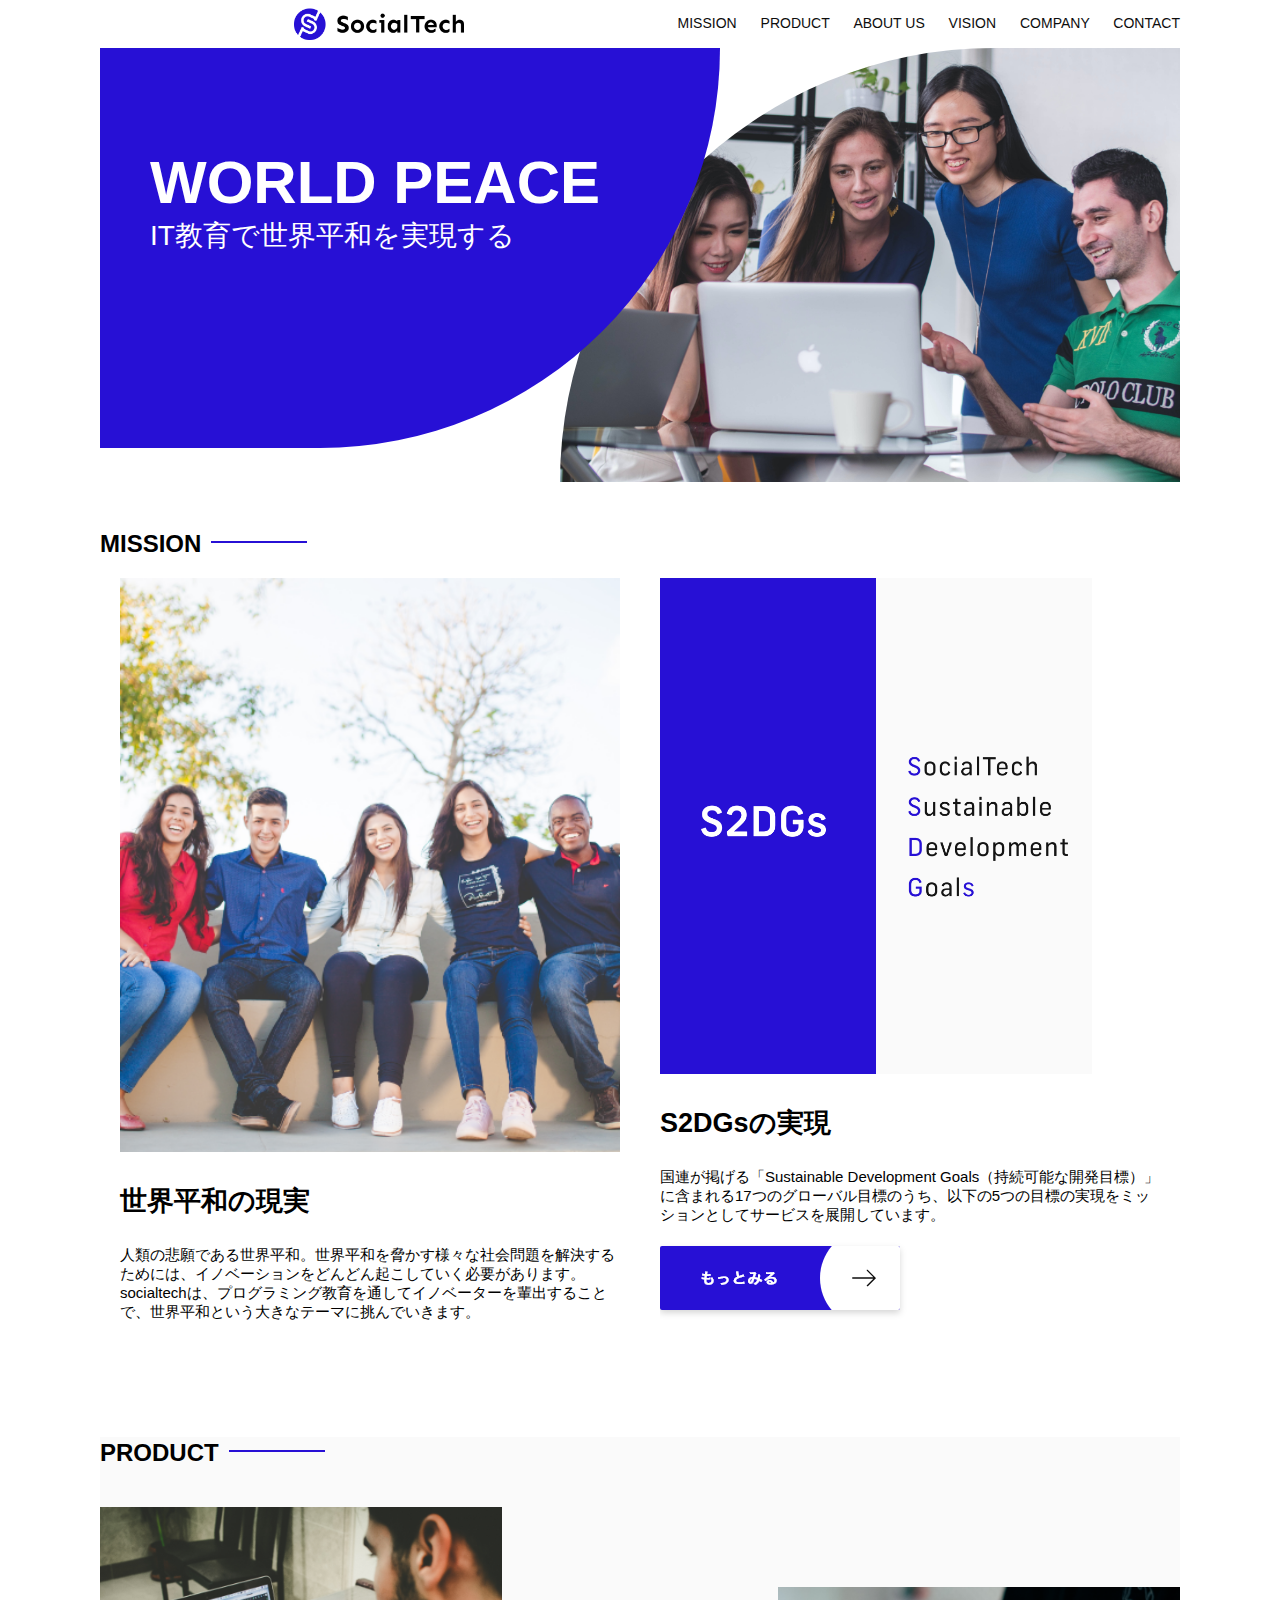
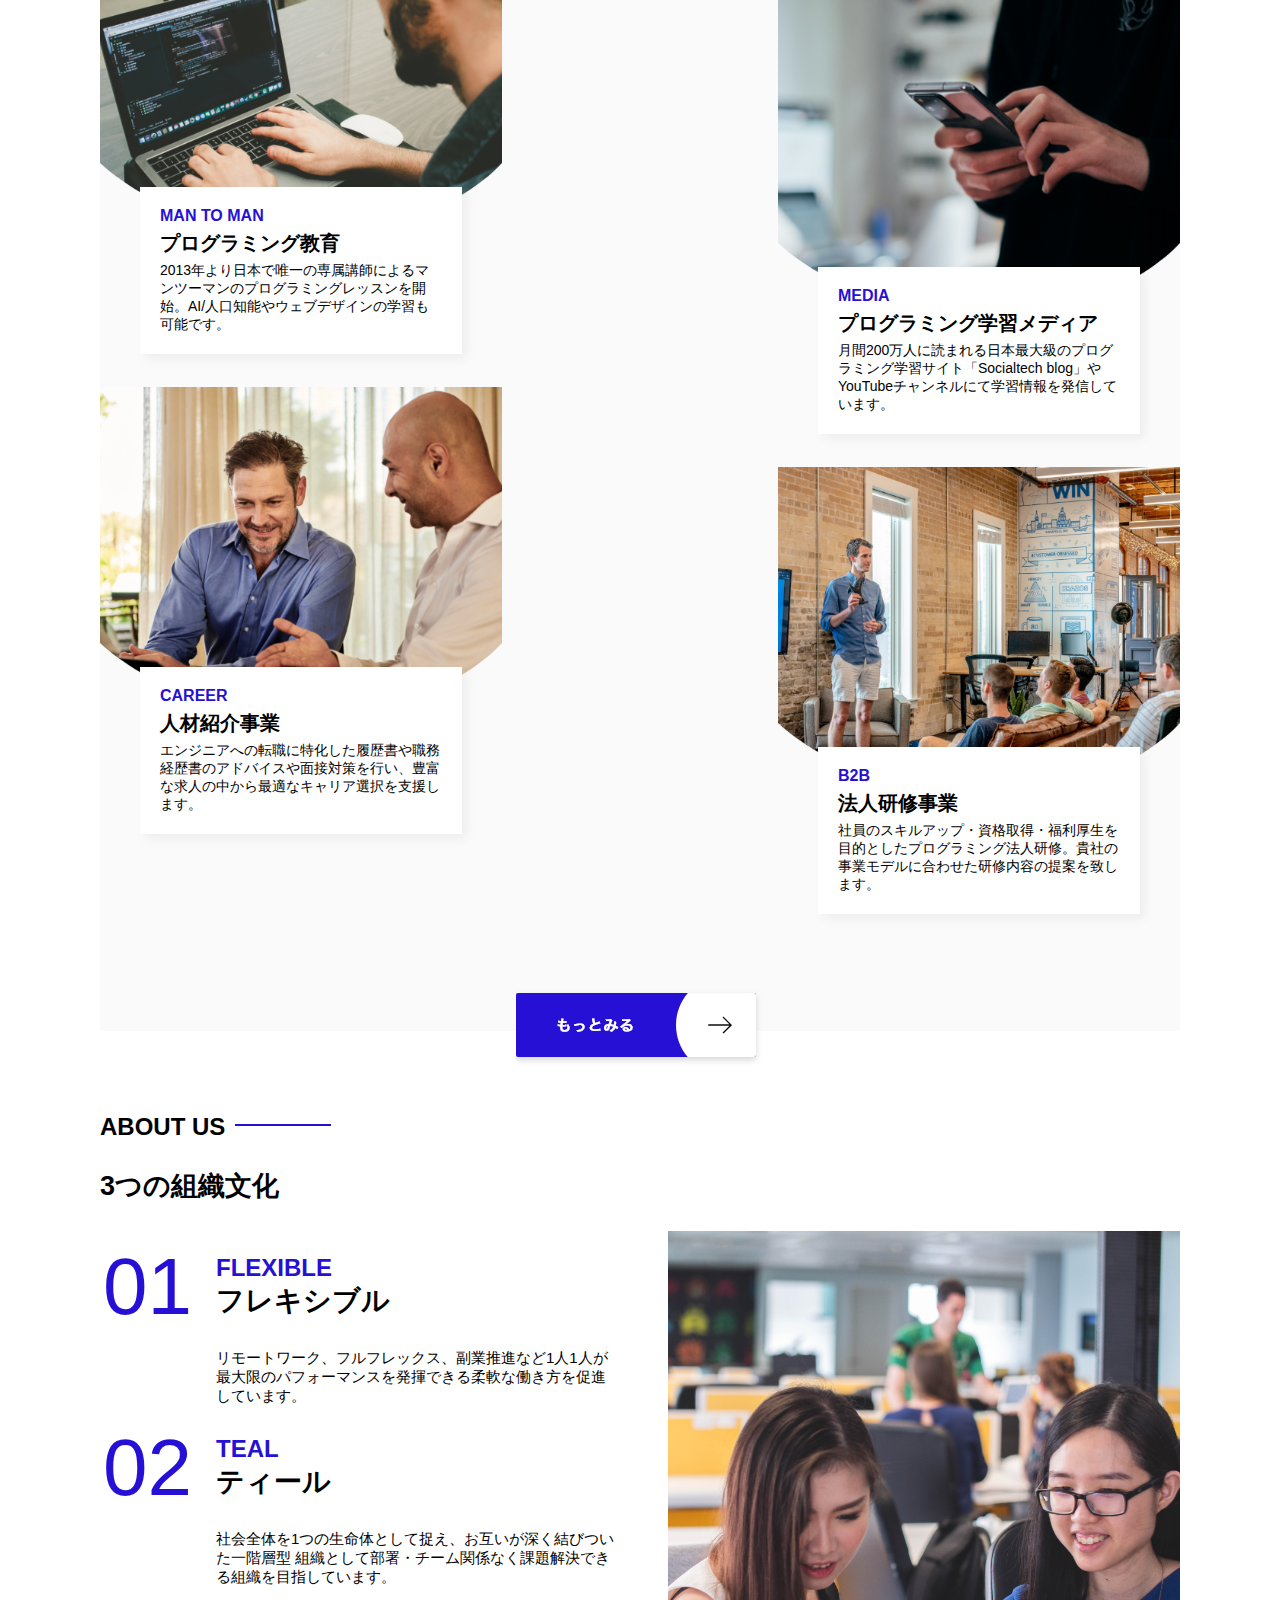
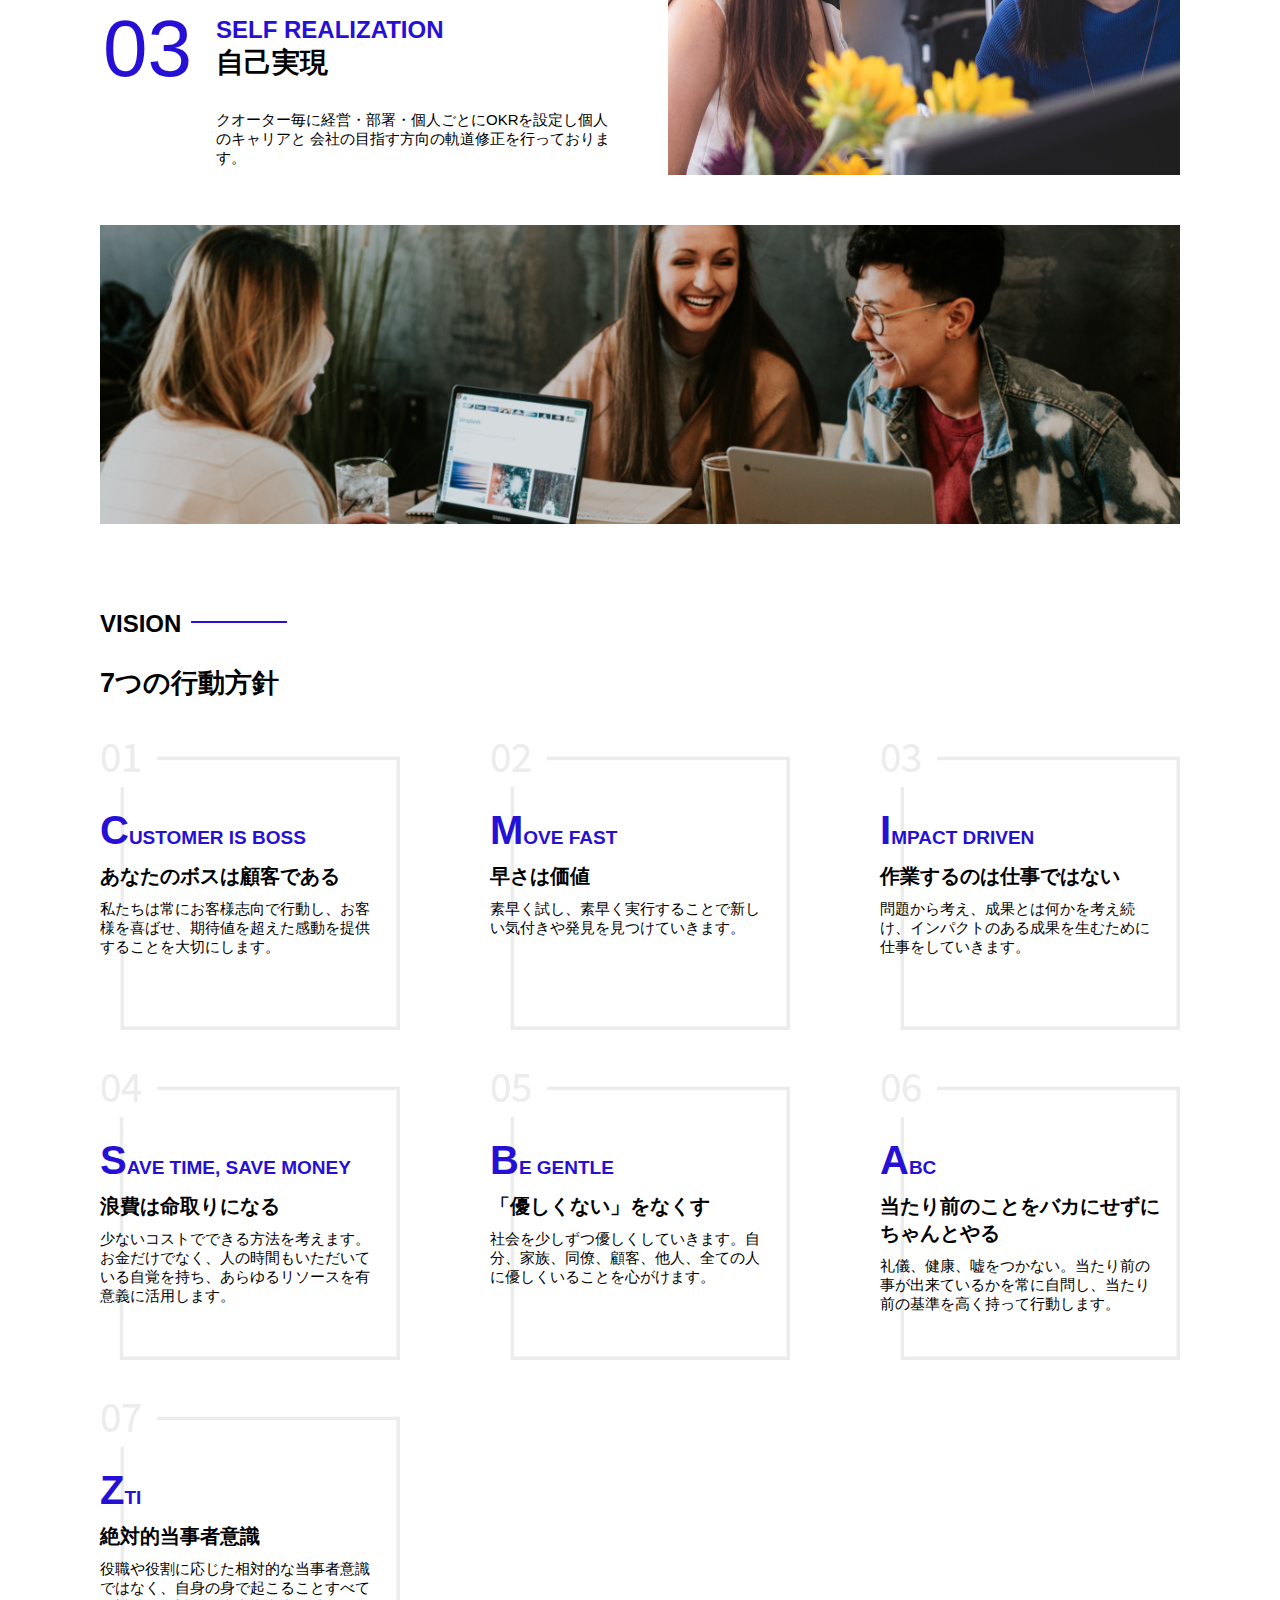
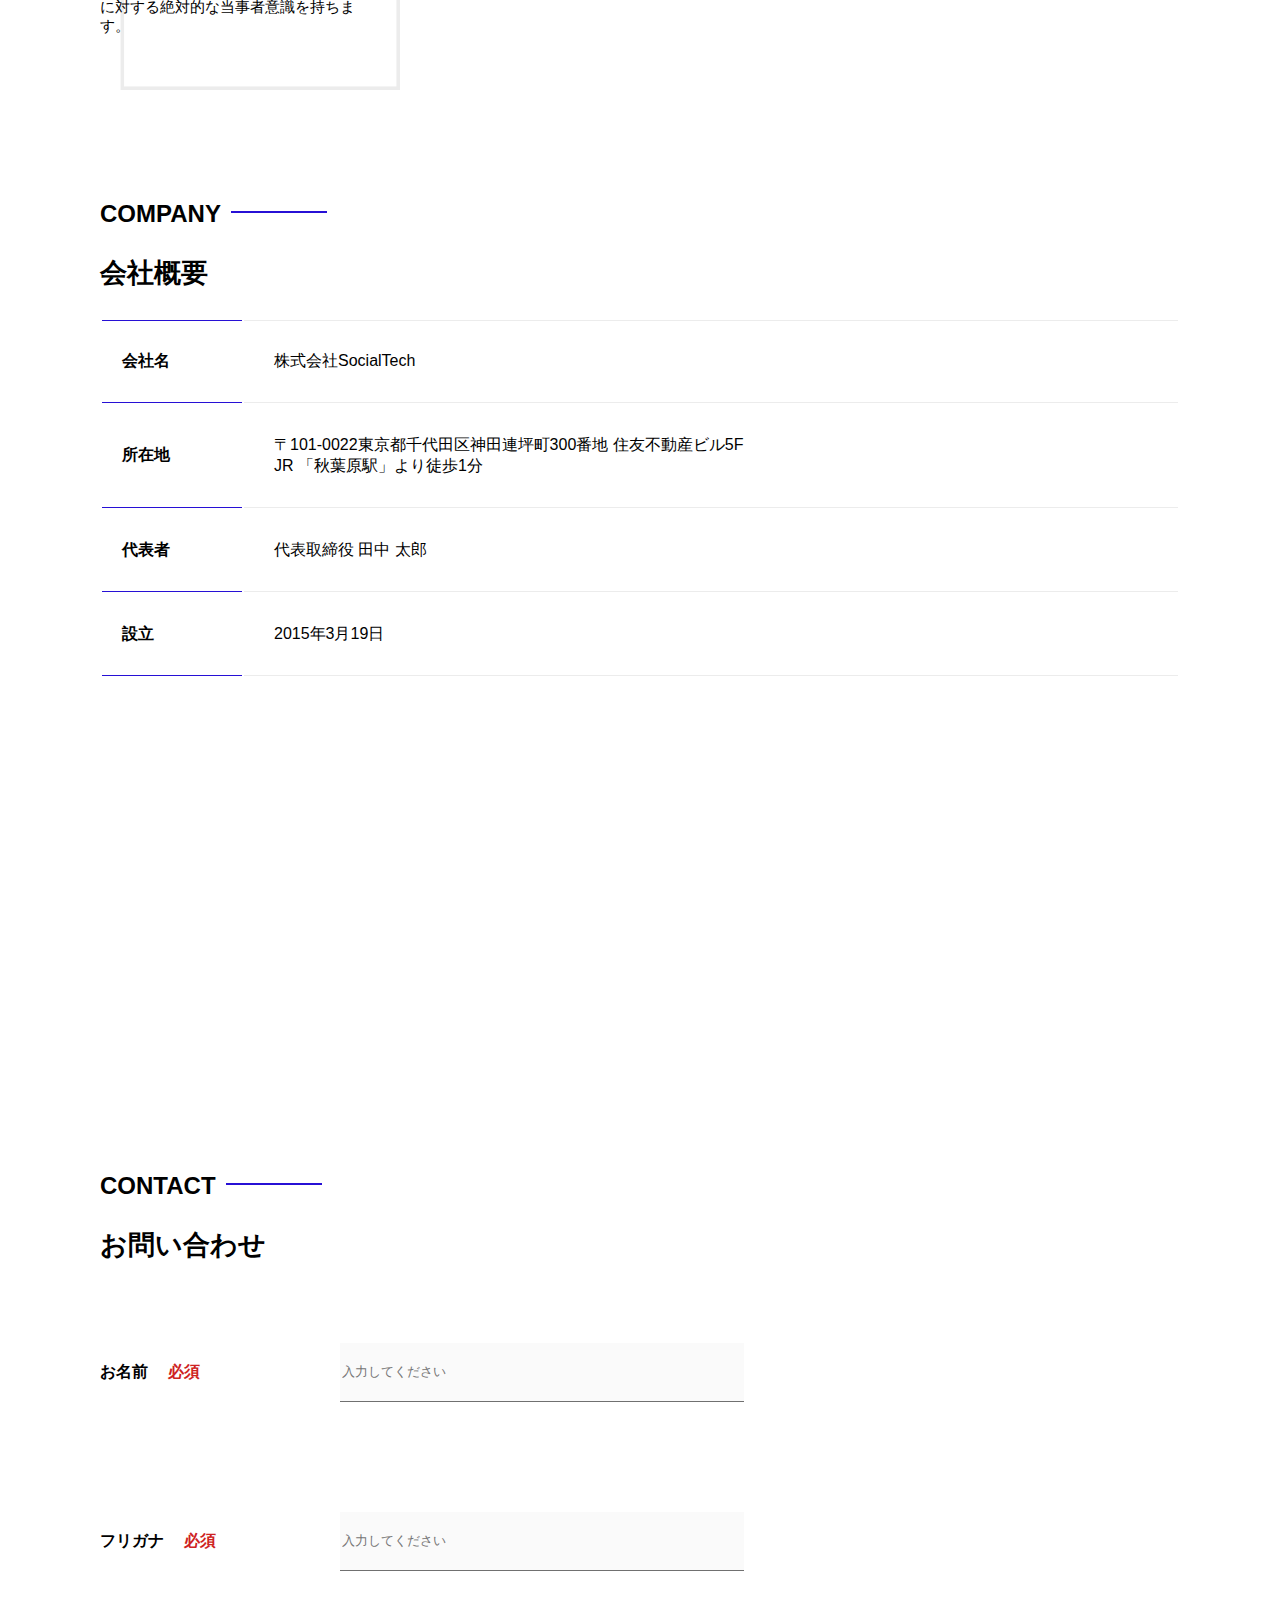
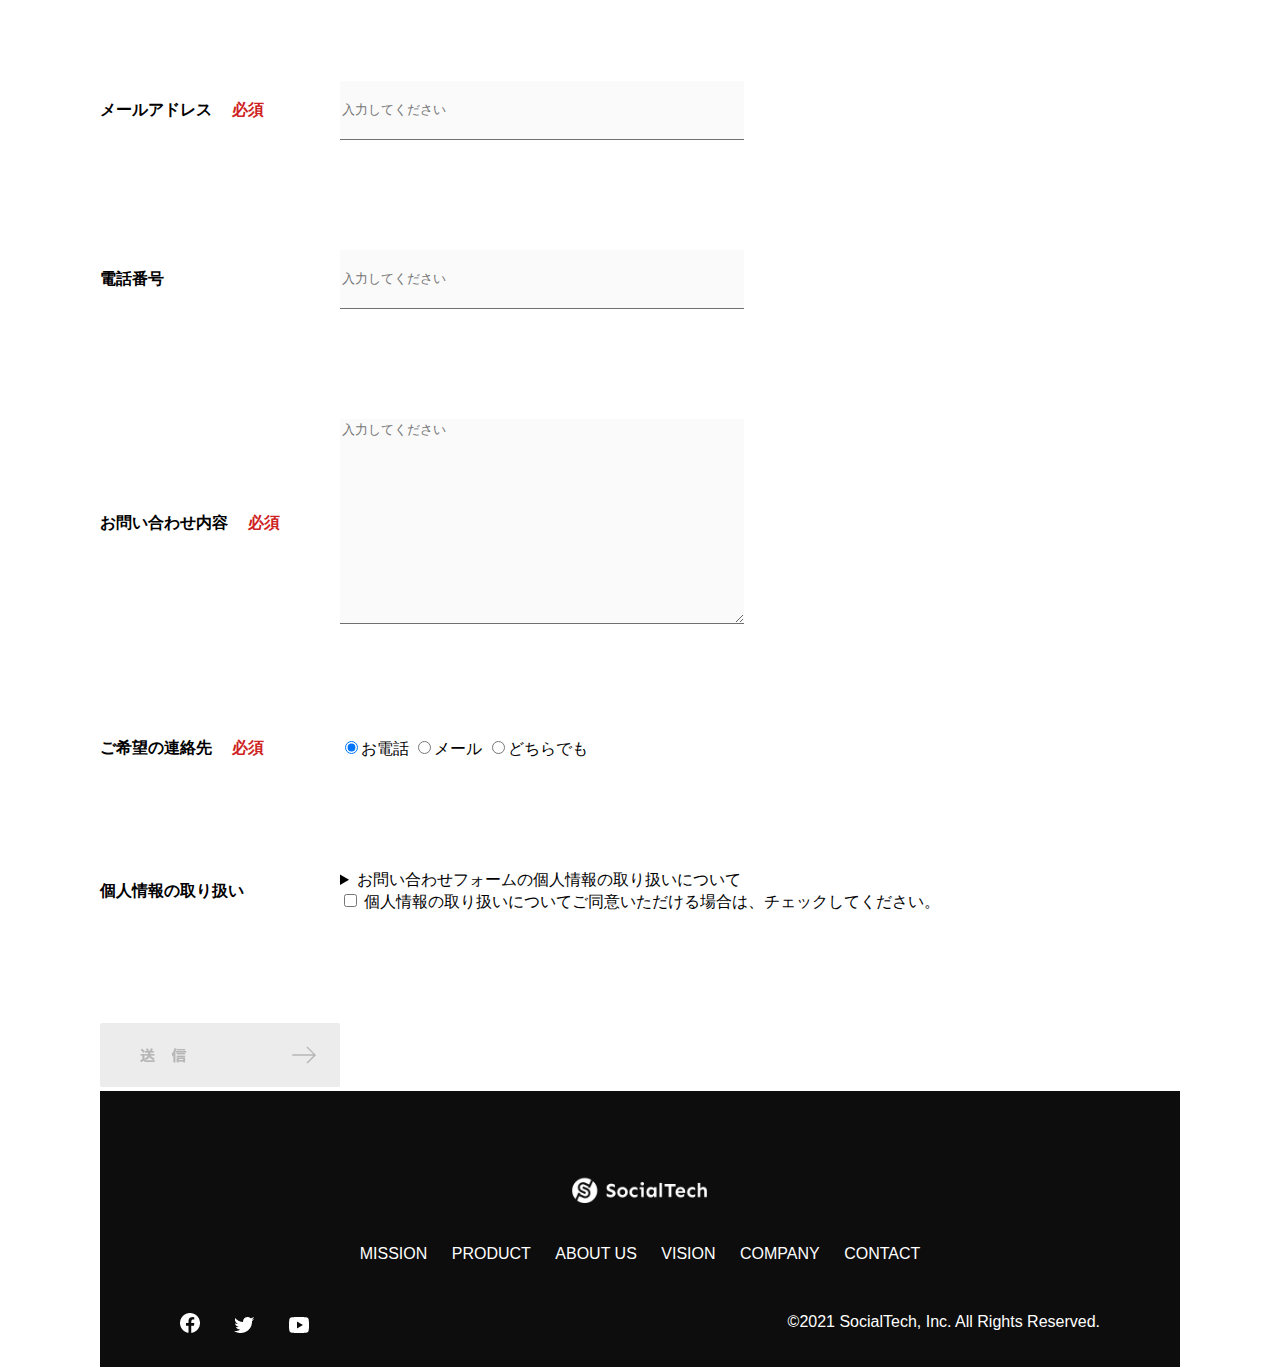
<file: index.htm>
<!DOCTYPE html>
<html>

<head>
  <title>SocialTech</title>
  <meta charset="UTF-8">
  <meta name="description" content="SocialTechはEdTech業界のリーディングカンパニーを目指します。">
  <meta name="viewport" content="width=device-width, initial-scale=1.0">
  <link rel="stylesheet" href="style.css">
</head>

<body>
   <!-- ヘッダー -->
   <header>
   <!-- ロゴ -->
   <a href="index.html" id="logo"></a> <img src="images/logo.png" alt="トップページに戻る"></a>

   <!-- PC用ナビゲーション -->
   <nav id="nav-pc">
    <a href="mission.html">MISSION</a>
    <a href="product.html">PRODUCT</a>
    <a href="index.html#aboutus">ABOUT US</a>
    <a href="index.html#vision">VISION</a>
    <a href="index.html#company">COMPANY</a>
    <a href="index.html#contact">CONTACT</a>
  </nav>
    <!--スマホ用メニューボタン-->
    <img id="menu-sp" src="images/button-menu.png" alt="ナビゲーションを開く" onclick="document.getElementById('nav-sp').style.display = 'block'">

    <!-- スマホ用ナビゲーション -->
    <nav id="nav-sp">
      <img id="close" src="images/button-close.png" alt="ナビゲーションを閉じる" onclick="document.getElementById('nav-sp').style.display = 'none'">
      <a id="logo-sp" href="index.html" onclick="document.getElementById('nav-sp').style.display = 'none'"><img
          src="images/logo-sp.png" alt="トップページに戻る"></a>
      <a class="menu" href="mission.html" onclick="document.getElementById('nav-sp').style.display = 'none'">MISSION</a>
      <a class="menu" href="product.html" onclick="document.getElementById('nav-sp').style.display = 'none'">PRODUCT</a>
      <a class="menu" href="index.html#aboutus" onclick="document.getElementById('nav-sp').style.display = 'none'">ABOUT
        US</a>
      <a class="menu" href="index.html#vision"
        onclick="document.getElementById('nav-sp').style.display = 'none'">VISION</a>
      <a class="menu" href="index.html#company"
        onclick="document.getElementById('nav-sp').style.display = 'none'">COMPANY</a>
      <a class="menu" href="index.html#contact"
        onclick="document.getElementById('nav-sp').style.display = 'none'">CONTACT</a>
      <div id="sns">
        <a href="https://www.facebook.com/sejuku2013"><img src="images/button-facebook.png" alt="Facebookのリンク"></a>
        <a href="https://twitter.com/samuraijuku"><img src="images/button-twitter.png" alt="Twitterのリンク"></a>
        <a href="https://www.youtube.com/channel/UCCFOQO5aDK0xXam4cUQXT8g"><img src="images/button-youtube.png" alt="YouTubeのリンク"></a>
      </div>
    </nav>
   </header>

   <main>

    <article>
      <!-- メインビジュアル -->
       <section id="main-visual">
        <div id="main-message">
          <h1>WORLD PEACE</h1>
          <p>IT教育で世界平和を実現する</p>
        </div>
        <img src="images/index/index-main.png" alt="pcの周りに集まる多国籍の仲間たち">
       </section>

       <!--ミッション-->
       <section id="mission">
        <h2 class="index-h2">MISSION</h2>
        <div id="mission-flex">
          <div>
            <img id="mission-photo" src="images/index/index-mission.png" alt="野外のベンチで写真を撮影する多国籍の仲間たち">
            <h3>世界平和の現実</h3>
            <p>
              人類の悲願である世界平和。世界平和を脅かす様々な社会問題を解決するためには、イノベーションをどんどん起こしていく必要があります。socialtechは、プログラミング教育を通してイノベーターを輩出することで、世界平和という大きなテーマに挑んでいきます。
           </p>
          </div>
          <div>
            <img id="e2dgs" src="images/index/s2dgs.png" alt="s2dgs">
            <h3>S2DGsの実現</h3>
            <p>国連が掲げる「Sustainable Development Goals（持続可能な開発目標）」に含まれる17つのグローバル目標のうち、以下の5つの目標の実現をミッションとしてサービスを展開しています。</p>
            <a href="mission.html">
              <img src="images/button-more.png" alt="もっとみる">
              </a>
        </div>
        </div>
       </section>

       <!--プロダクト-->
       <section id="product">
        <h2 class="index-h2">PRODUCT</h2>
        <div>
          <div id="product-left">
            <div>
              <img class="product-photo" src="images/index/index-mantoman.png" alt="pcでコードを書く男性">
              <div class="product-explain">
                <span>MAN TO MAN</span>
                <h3>プログラミング教育</h3>
                <p>2013年より日本で唯一の専属講師によるマンツーマンのプログラミングレッスンを開始。AI/人口知能やウェブデザインの学習も可能です。</p>
                </div>
            </div>
            <div>
              <img class="product-photo" src="images/index/index-career.png" alt="笑顔で話し合う2人の男性">
              <div class="product-explain">
                <span>CAREER</span>
                <h3>人材紹介事業</h3>
                <p>エンジニアへの転職に特化した履歴書や職務経歴書のアドバイスや面接対策を行い、豊富な求人の中から最適なキャリア選択を支援します。</p>
              </div>
            </div>
          </div>
          <div id="product-right">
            <div>
              <img class="product-photo" src="images/index/index-media.png" alt="スマートフォンを操作するする人">
              <div class="product-explain">
                <span>MEDIA</span>
                <h3>プログラミング学習メディア</h3>
                <p>月間200万人に読まれる日本最大級のプログラミング学習サイト「Socialtech blog」やYouTubeチャンネルにて学習情報を発信しています。</p>
              </div>
            </div>
          <div>
            <img class="product-photo" src="images/index/index-b2b.png" alt="講演中の男性とそれを聴く人々">
            <div class="product-explain">
              <span>B2B</span>
              <h3>法人研修事業</h3>
              <p>社員のスキルアップ・資格取得・福利厚生を目的としたプログラミング法人研修。貴社の事業モデルに合わせた研修内容の提案を致します。</p>
            </div>
          </div>
        </div>
      </div>
      <div>
        <a id="product-more" href="product.html">
          <img src="images/button-more.png" alt="もっとみる">
        </a>
      </div>
       </section>
       <!--ABOUT US-->
       <section id="aboutus">
        <h2 class="index-b2b">ABOUT US</h2>
        <h3>3つの組織文化</h3>
        <div>
          <table class="culture-table">
            <tr>
              <td>
                <span class="culture-num">01</span>
              </td>
              <td>
                <span class="culture-en">FLEXIBLE</span>
                <span class="culture-jp">フレキシブル</span>
              </td>
            </tr>
            <tr>
             <td>
              <!--空のセル-->
              </td>
             <td>
              <p class="culture-description">
                リモートワーク、フルフレックス、副業推進など1人1人が最大限のパフォーマンスを発揮できる柔軟な働き方を促進しています。
              </p>
              </td>
            </tr>
            <tr>
              <td>
                <span class="culture-num">02</span>
              </td>
            <td>
              <span class="culture-en">TEAL</span>
              <span class="culture-jp">ティール</span>
            </td>
          </tr>
             <tr>
            <td>
              <!--空のセル-->
            </td>
              <td>
              <p class="culture-description">
                社会全体を1つの生命体として捉え、お互いが深く結びついた一階層型
                組織として部署・チーム関係なく課題解決できる組織を目指しています。
              </p>
              </td>
            </tr>
            <tr>
              <td>
                <span class="culture-num">03</span>
              </td>
              <td>
                <span class="culture-en">SELF REALIZATION</span>
                <span class="culture-jp">自己実現</span>
              </td>
            </tr>
            <td>
              <!--空のセル-->
            </td>
            <td>
              <P class="culture-description">
                クオーター毎に経営・部署・個人ごとにOKRを設定し個人のキャリアと
                会社の目指す方向の軌道修正を行っております。
              </P>
            </td>
          </tr>
          </table>
          <img class="culture-img" src="images/index/index-aboutus1.png" alt="笑顔で話し合う2人の女性">
        </div>
        <img class="culture-img2" src="images/index/index-aboutus2.png" alt="笑顔で話し合う3人の男女">
       </section>
       <!-- VISION-->
        <section id="vision">
          <h2 class="index-h2">VISION</h2>
          <h3>7つの行動方針</h3>
          <div>
            <div class="vision-box">
             <img src="images/index/vision-01.png" alt="01">
             <span>
              <h4>CUSTOMER IS BOSS</h4>
              <h5>あなたのボスは顧客である</h5>
              <p>私たちは常にお客様志向で行動し、お客様を喜ばせ、期待値を超えた感動を提供することを大切にします。</p>
             </span>
            </div>
            <div class="vision-box">
              <img src="images/index/vision-02.png" alt="02">
              <span>
               <h4>MOVE FAST</h4>
               <h5>早さは価値</h5>
               <p>素早く試し、素早く実行することで新しい気付きや発見を見つけていきます。</p>
              </span>
             </div>
             <div class="vision-box">
              <img src="images/index/vision-03.png" alt="03">
              <span>
               <h4>IMPACT DRIVEN</h4>
               <h5>作業するのは仕事ではない</h5>
               <p>問題から考え、成果とは何かを考え続け、インパクトのある成果を生むために仕事をしていきます。</p>
              </span>
             </div>
             <div class="vision-box">
              <img src="images/index/vision-04.png" alt="04">
              <span>
               <h4>SAVE TIME, SAVE MONEY</h4>
               <h5>浪費は命取りになる</h5>
               <p>少ないコストでできる方法を考えます。お金だけでなく、人の時間もいただいている自覚を持ち、あらゆるリソースを有意義に活用します。</p>
              </span>
             </div>
             <div class="vision-box">
              <img src="images/index/vision-05.png" alt="05">
              <span>
               <h4>BE GENTLE</h4>
               <h5>「優しくない」をなくす</h5>
               <p>社会を少しずつ優しくしていきます。自分、家族、同僚、顧客、他人、全ての人に優しくいることを心がけます。</p>
              </span>
             </div>
             <div class="vision-box">
              <img src="images/index/vision-06.png" alt="06">
              <span>
               <h4>ABC</h4>
               <h5>当たり前のことをバカにせずにちゃんとやる</h5>
               <p>礼儀、健康、嘘をつかない。当たり前の事が出来ているかを常に自問し、当たり前の基準を高く持って行動します。</p>
              </span>
             </div>
             <div class="vision-box">
              <img src="images/index/vision-07.png" alt="07">
              <span>
               <h4>ZTI</h4>
               <h5>絶対的当事者意識</h5>
               <p>役職や役割に応じた相対的な当事者意識ではなく、自身の身で起こることすべてに対する絶対的な当事者意識を持ちます。</p>
              </span>
             </div>
          </div>
        </section>


        <!-- COMPANY-->
         <section id="company">
          <h2 class="index-h2">COMPANY</h2>
          <h3>会社概要</h3>
          <table id="company-table">
            <tr>
              <th class="tableheader-first">会社名</th>
              <td class="cell-first">株式会社SocialTech</td>
            </tr>
            <tr>
              <th class="tableheader">所在地</th>
              <td class="cell">〒101-0022東京都千代田区神田連坪町300番地 住友不動産ビル5F<br>JR 「秋葉原駅」より徒歩1分</td>
            </tr>
            <tr>
              <th class="tableheader">代表者</th>
              <td class="cell">代表取締役 田中 太郎</td>
            </tr>
            <tr>
              <th class="tableheader">設立</th>
              <td class="cell">2015年3月19日</td>
            </tr>
          </table>
          <iframe
            src="https://www.google.com/maps/embed?pb=!1m18!1m12!1m3!1d3240.0688551336807!2d139.7720776771055!3d35.69992317258124!2m3!1f0!2f0!3f0!3m2!1i1024!2i768!4f13.1!3m3!1m2!1s0x60188fee13660e23%3A0x77137876edf742ac!2z5L2P5Y-L5LiN5YuV55Sj56eL6JGJ5Y6f6aeF5YmN44OT44Or!5e0!3m2!1sja!2sjp!4v1704858013291!5m2!1sja!2sjp"
            style="border:0;"allowfullscreen="" loading="lazy">
          </iframe>
         </section>
         <!--お問い合わせフォーム-->
         <section id="contact">
          <h2 class="index-h2">CONTACT</h2>
          <h3>お問い合わせ</h3>
          <form>
            <div>
              <div class="contact-heading">
                <label class="contact-label">お名前<span class="contact-span">必須</span></label>
              </div>
              <div>
                <input type="text" name="name" placeholder="入力してください" class="contact-textbox">
              </div>
            </div>
            <div>
              <div class="contact-heading">
                <label class="contact-label">フリガナ<span class="contact-span">必須</span></label>
              </div>
            <div>
            <input type="text" name="hurigana" placeholder="入力してください" class="contact-textbox">
             </div>
           </div>
          <div>
            <div class="contact-heading">
              <label class="contact-label">メールアドレス<span class="contact-span">必須</span></label>
            </div>
            <div>
              <input type="text" name="email" placeholder="入力してください" class="contact-textbox">
            </div>
          </div>
          <div>
            <div class="contact-heading">
              <label class="contact-label">電話番号</label>
            </div>
            <div>
              <input type="text" name="tel" placeholder="入力してください" class="contact-textbox">
            </div>
          </div>
          <div>
            <div class="contact-heading">
              <label class="contact-label">お問い合わせ内容<span class="contact-span">必須</span></label>
            </div>
            <div>
              <textarea class="contact-textarea" placeholder="入力してください" name="message"></textarea>
            </div>
          </div>
          <div>
            <div class="contact-heading">
              <label class="contact-label">ご希望の連絡先<span class="contact-span">必須</span></label>
            </div>
            <div>
              <input class="radiobutton" type="radio" value="tel" name="contact" checked><label>お電話</label>
              <input class="radiobutton" type="radio" value="mail" name="contact"><label>メール</label>
              <input class="radiobutton" type="radio" value="both" name="contact"><label>どちらでも</label>
            </div>
          </div>
          <div>
            <div class="contact-heading">
              <label class="contact-label">個人情報の取り扱い</label>
            </div>
            <div>
              <details>
                <summary>お問い合わせフォームの個人情報の取り扱いについて</summary>
                 <div>
                   <span>１．組織の名称又は氏名</span><br>
                   株式会社SocialTech<br><br>
                   <span>２．個人情報保護管理者（若しくはその代理人）の氏名又は職名、所属及び連絡先
                     鈴木 一郎 コーポレート部</span><br>
                   メールアドレス：samurai@example.com<br>
                   TEL：03-1234-5678<br>
                   <span>３．個人情報の利用目的</span><br>
                   ・本サービス及び本サービスに関連する情報の提供又はそれらに関する連絡のため<br>
                   ・ユーザーの本人確認のため<br>
                   ・当社サービスのご案内のため<br>
                   ・当社の商品等の広告または宣伝（電子メールによるものを含むものとします。）<br><br>
                   <span>４．個人情報の取り扱い業務の委託</span><br>
                   個人情報の取扱業務の全部または一部を外部に業務委託する場合があります。<br>
                   その際、弊社は、個人情報を適切に保護できる管理体制を敷き実行していることを条件として<br>
                   委託先を厳選したうえで、機密保持契約を委託先と締結し、お客様の個人情報を厳密に管理させます。<br><br>
                   <span>５．個人情報の開示等の請求</span><br>
                   お客様は、弊社に対してご自身の個人情報の開示等（利用目的の通知、開示、内容の訂正・追加・削除、利用の停止または消去、第三者への提供の停止）に関して、当社問合わせ窓口に申し出ることができます。<br>
                   その際、弊社はお客様ご本人を確認させていただいたうえで、合理的な期間内に対応いたします。<br><br>
                   なお、個人情報に関する弊社問合わせ先は、次の通りです。<br><br>
                   株式会社SocialTech　個人情報問合せ窓口<br>
                   〒101-0022 東京都千代田区神田練塀町300番地 住友不動産秋葉原駅前ビル5F<br>
                   メールアドレス：samurai@example.com　TEL：03-1234-5678<br><br>
                   <span>６．個人情報を提供されることの任意性について</span><br><br>
                   お客様がご自身の個人情報を弊社に提供されるか否かは、お客様のご判断によりますが、もしご提供されない場合には、適切なサービスが提供できない場合がありますので予めご了承ください。
                 </div>
              </details>
              <input type="checkbox" name="agree">
              <span>個人情報の取り扱いについてご同意いただける場合は、チェックしてください。</span>
            </div>
          </div>
          <input type="image" src="images/button-submit.png" alt="送信する">
          </form>
         </section>
    </article>
    <footer>
      <div id="footer-logo">
        <img src="images/logo-sp.png" alt="Socialtesh">
      </div>
      <div id="footer-link">
        <a href="mission.html">MISSION</a>
        <a href="product.html">PRODUCT</a>
        <a href="index.html#aboutus">ABOUT US</a>
        <a href="index.html#vision">VISION</a>
        <a href="index.html#company">COMPANY</a>
        <a href="index.html#contact">CONTACT</a>
      </div>
      <div id="sns-footer">
        <a href="https://www.facebook.com/sejuku2013"><img src="images/button-facebook.png" alt="facebookのリンク"></a>
        <a href="https://twitter.com/samuraijuku"><img src="images/button-twitter.png" alt="twitterのリンク"></a>
        <a href="https://www.youtube.com/channel/UCCFOQO5aDK0xXam4cUQXT8g"><img src="images/button-youtube.png" alt="youtubeのリンク"></a>
        <span id="copyright">&copy;2021 SocialTech, Inc. All Rights Reserved.</span>
      </div>
    </footer>

   </main>

</body> 
</html>
</file>
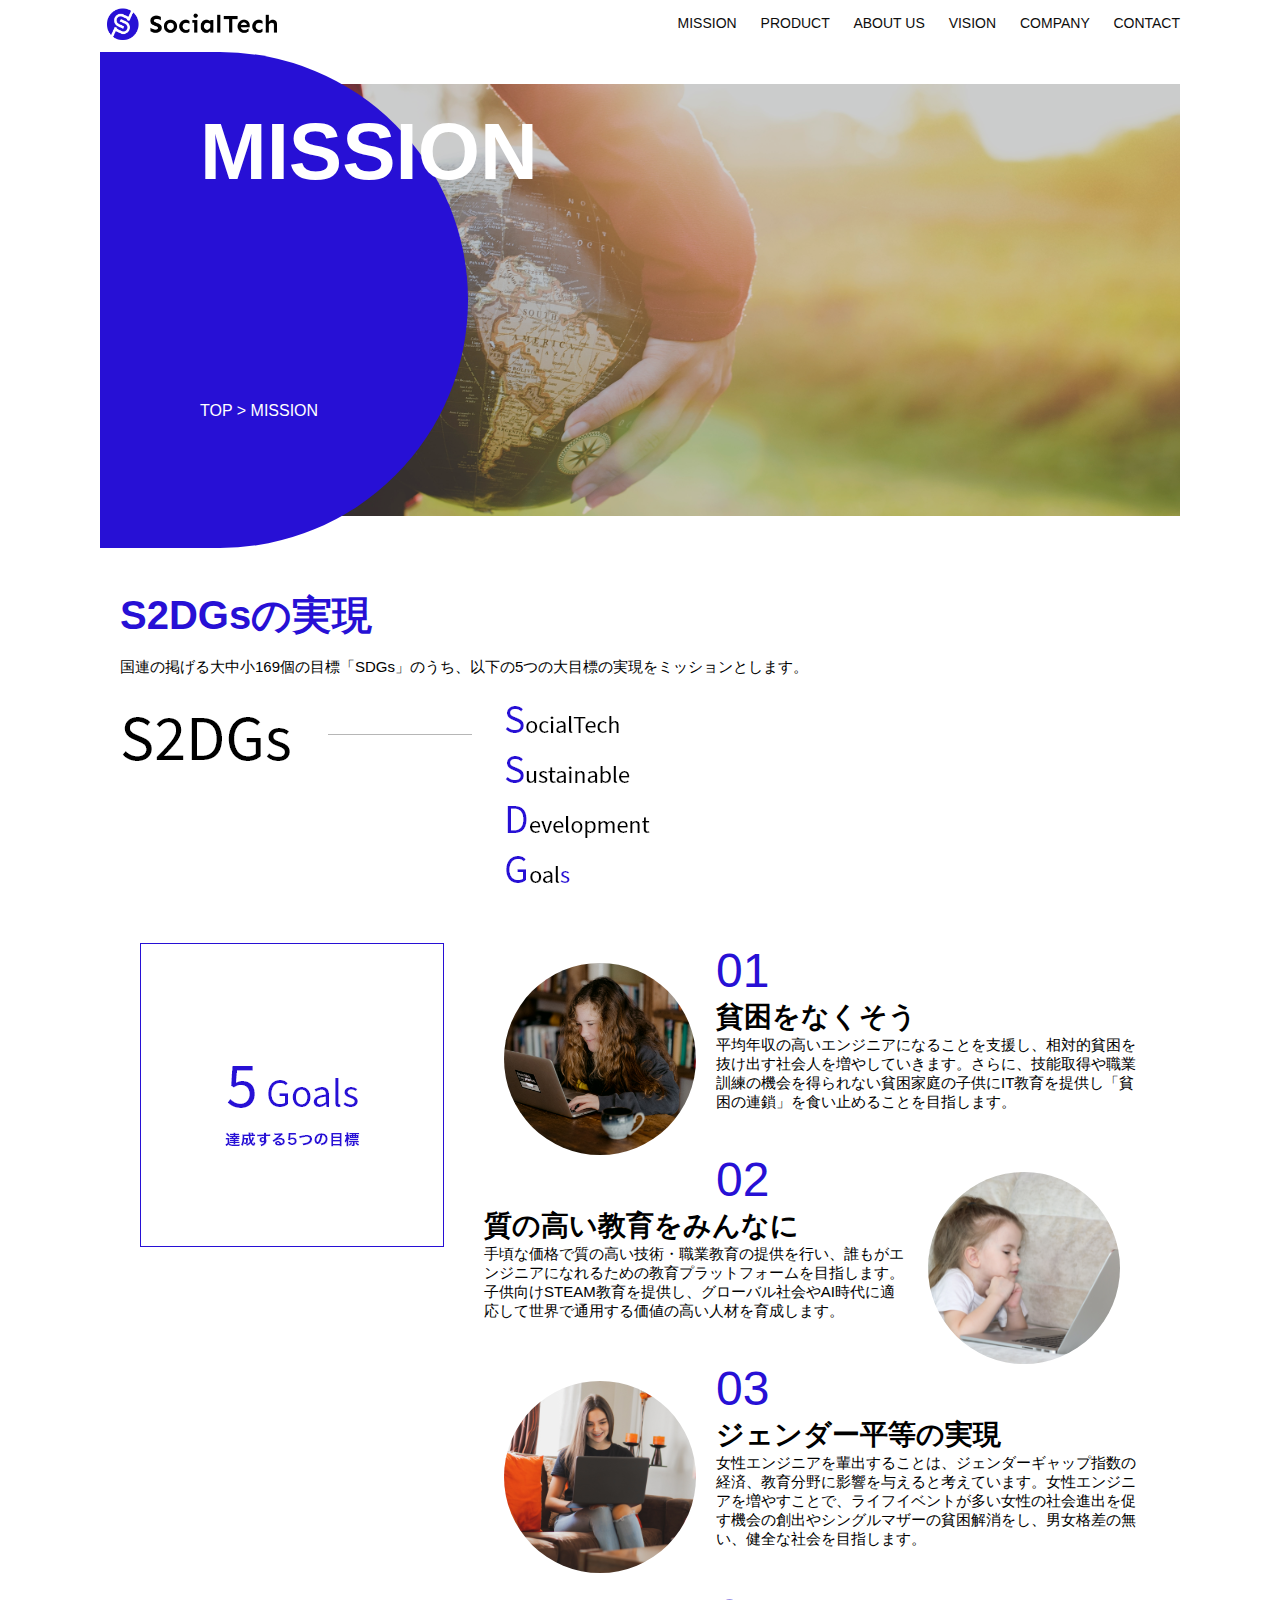
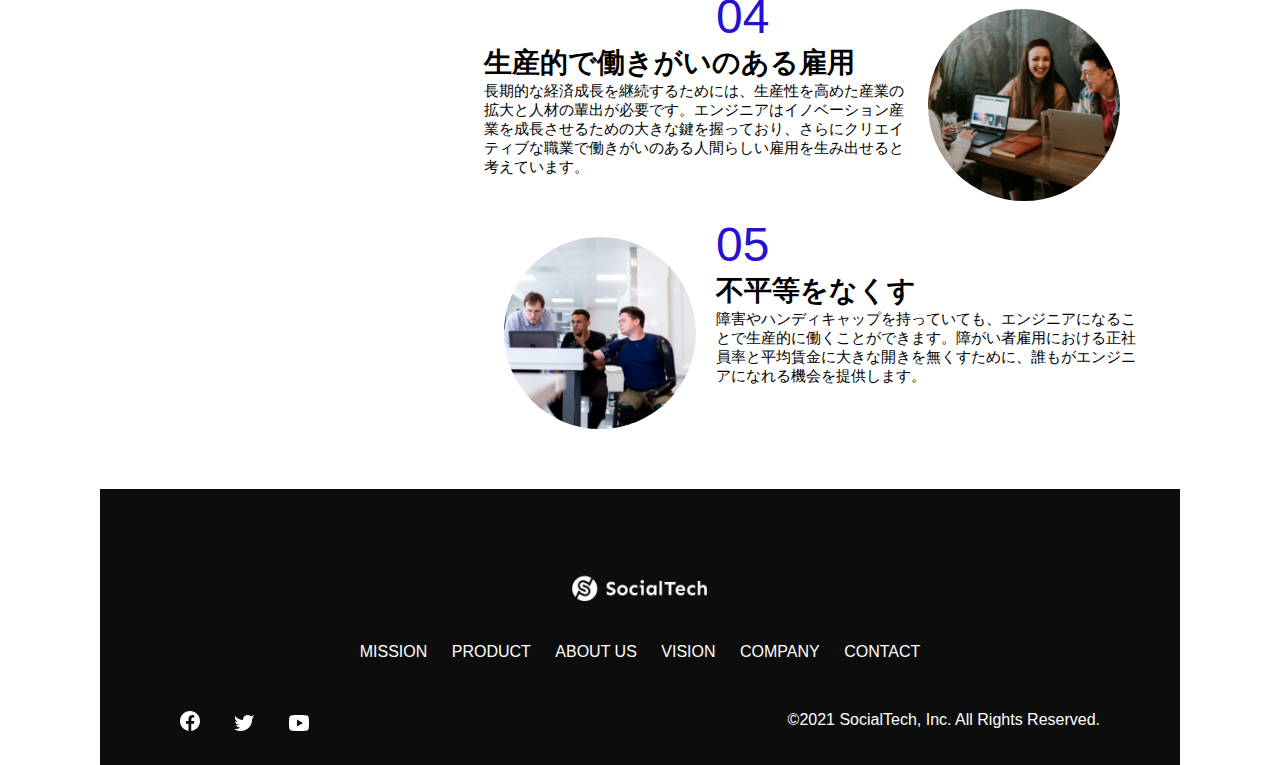
<file: mission.html>
<!DOCTYPE html>
  <html>
  <head>
    <title>SocialTech - MISSION ミッション -</title>
    <meta charset="UTF-8">
    <meta name="description" content="SocialTechが目指す5つの目標(s2DGs)を紹介します">
    <meta name="viewport" content="width=device-width, initial-scale=1.0">
    <link rel="stylesheet" href="style.css">
  </head>
 
  <body>
    <!-- ヘッダー -->
    <header>
      <!-- ロゴ -->
      <a href="index.html" id="logo"><img src="images/logo.png" alt="トップページに戻る"></a>
  
      <!-- PC用ナビゲーション -->
      <nav id="nav-pc">
        <a href="mission.html">MISSION</a>
        <a href="product.html">PRODUCT</a>
        <a href="index.html#aboutus">ABOUT US</a>
        <a href="index.html#vision">VISION</a>
        <a href="index.html#company">COMPANY</a>
        <a href="index.html#contact">CONTACT</a>
      </nav>
  
      <!-- スマホ用メニューボタン -->
      <img id="menu-sp" src="images/button-menu.png" alt="ナビゲーションを開く" onclick="document.getElementById('nav-sp').style.display = 'block'">
  
      <!-- スマホ用ナビゲーション -->
      <nav id="nav-sp">
        <img id="close" src="images/button-close.png" alt="ナビゲーションを閉じる" onclick="document.getElementById('nav-sp').style.display = 'none'">
        <a id="logo-sp" href="index.html" onclick="document.getElementById('nav-sp').style.display = 'none'"><img
            src="images/logo-sp.png" alt="トップページに戻る"></a>
        <a class="menu" href="mission.html" onclick="document.getElementById('nav-sp').style.display = 'none'">MISSION</a>
        <a class="menu" href="product.html" onclick="document.getElementById('nav-sp').style.display = 'none'">PRODUCT</a>
        <a class="menu" href="index.html#aboutus" onclick="document.getElementById('nav-sp').style.display = 'none'">ABOUT
          US</a>
        <a class="menu" href="index.html#vision"
          onclick="document.getElementById('nav-sp').style.display = 'none'">VISION</a>
        <a class="menu" href="index.html#company"
          onclick="document.getElementById('nav-sp').style.display = 'none'">COMPANY</a>
        <a class="menu" href="index.html#contact"
          onclick="document.getElementById('nav-sp').style.display = 'none'">CONTACT</a>
        <div id="sns">
          <a href="https://www.facebook.com/sejuku2013"><img src="images/button-facebook.png" alt="Facebookのリンク"></a>
          <a href="https://twitter.com/samuraijuku"><img src="images/button-twitter.png" alt="Twitterのリンク"></a>
          <a href="https://www.youtube.com/channel/UCCFOQO5aDK0xXam4cUQXT8g"><img src="images/button-youtube.png" alt="YouTubeのリンク"></a>
        </div>
      </nav>
    </header>
    <main>
      <article>
        <section id="mission-main">
          <div id="mission-title">
            <h1>MISSION</h1>
            <div>TOP > MISSION</div>
          </div>
        </section>
         <section id="mission-s2dgs">
          <h2 class="mission-h2">S2DGsの実現</h2>
          <p>国連の掲げる大中小169個の目標「SDGs」のうち、以下の5つの大目標の実現をミッションとします。</p>
          <img src="images/mission/mission-s2dgs.png" alt="S2DGs">
         </section>
         <section id="mission-5goals">
          <div>
            <img id="s2dgs-image" src="images/mission/mission-5goals.png" alt="5Goals">
          </div>
          <div>
            <div>
              <img class="fivegoals-image-left" src="images/mission/mission-5goals01.png" alt="pcを操作する女の子">
              <span class="fivegoals-number">01</span>
              <h3 class="fivegoals-h3">貧困をなくそう</h3>
              <p class="fivegoals-p">
                平均年収の高いエンジニアになることを支援し、相対的貧困を抜け出す社会人を増やしていきます。さらに、技能取得や職業訓練の機会を得られない貧困家庭の子供にIT教育を提供し「貧困の連鎖」を食い止めることを目指します。
              </p>  
            </div>

            <div>
              <img class="fivegoals-image-right" src="images/mission/mission-5goals02.png" alt="PCを見つめる小さい女の子">
              <span class="fivegoals-number">02</span>
              <h3 class="fivegoals-h3">質の高い教育をみんなに</h3>
              <p class="fivegoals-p">
                手頃な価格で質の高い技術・職業教育の提供を行い、誰もがエンジニアになれるための教育プラットフォームを目指します。子供向けSTEAM教育を提供し、グローバル社会やAI時代に適応して世界で通用する価値の高い人材を育成します。
              </p>
            </div>
    
            <div>
              <img class="fivegoals-image-left" src="images/mission/mission-5goals03.png" alt="PCを操作する女性">
              <span class="fivegoals-number">03</span>
              <h3 class="fivegoals-h3">ジェンダー平等の実現</h3>
              <p class="fivegoals-p">
                女性エンジニアを輩出することは、ジェンダーギャップ指数の経済、教育分野に影響を与えると考えています。女性エンジニアを増やすことで、ライフイベントが多い女性の社会進出を促す機会の創出やシングルマザーの貧困解消をし、男女格差の無い、健全な社会を目指します。
              </p>
            </div>
    
            <div>
              <img class="fivegoals-image-right" src="images/mission/mission-5goals04.png" alt="笑顔で話し合う3人の男女">
              <span class="fivegoals-number">04</span>
              <h3 class="fivegoals-h3">生産的で働きがいのある雇用</h3>
              <p class="fivegoals-p">
                長期的な経済成長を継続するためには、生産性を高めた産業の拡大と人材の輩出が必要です。エンジニアはイノベーション産業を成長させるための大きな鍵を握っており、さらにクリエイティブな職業で働きがいのある人間らしい雇用を生み出せると考えています。
              </p>
            </div>
    
            <div>
              <img class="fivegoals-image-left" src="images/mission/mission-5goals05.png" alt="障害を持つ男性が生き生きと働く様子">
              <span class="fivegoals-number">05</span>
              <h3 class="fivegoals-h3">不平等をなくす</h3>
              <p class="fivegoals-p">
                障害やハンディキャップを持っていても、エンジニアになることで生産的に働くことができます。障がい者雇用における正社員率と平均賃金に大きな開きを無くすために、誰もがエンジニアになれる機会を提供します。
              </p>
            </div>
          </div>
         </section>
      </article>
      <footer>
        <div id="footer-logo">
          <img src="images/logo-sp.png" alt="SocialTech">
        </div>
        <div id="footer-link">
          <a href="mission.html">MISSION</a>
          <a href="product.html">PRODUCT</a>
          <a href="index.html#aboutus">ABOUT US</a>
          <a href="index.html#vision">VISION</a>
          <a href="index.html#company">COMPANY</a>
          <a href="index.html#contact">CONTACT</a>
        </div>
        <div id="sns-footer">
          <a href="https://www.facebook.com/sejuku2013"><img src="images/button-facebook.png" alt="Facebookのリンク"></a>
          <a href="https://twitter.com/samuraijuku"><img src="images/button-twitter.png" alt="Twitterのリンク"></a>
          <a href="https://www.youtube.com/channel/UCCFOQO5aDK0xXam4cUQXT8g"><img src="images/button-youtube.png" alt="YouTubeのリンク"></a>
          <span id="copyright">&copy;2021 SocialTech, Inc. All Rights Reserved. </span>
        </div>
      </footer>
    </main>
  </body>
 
  </html>
</file>
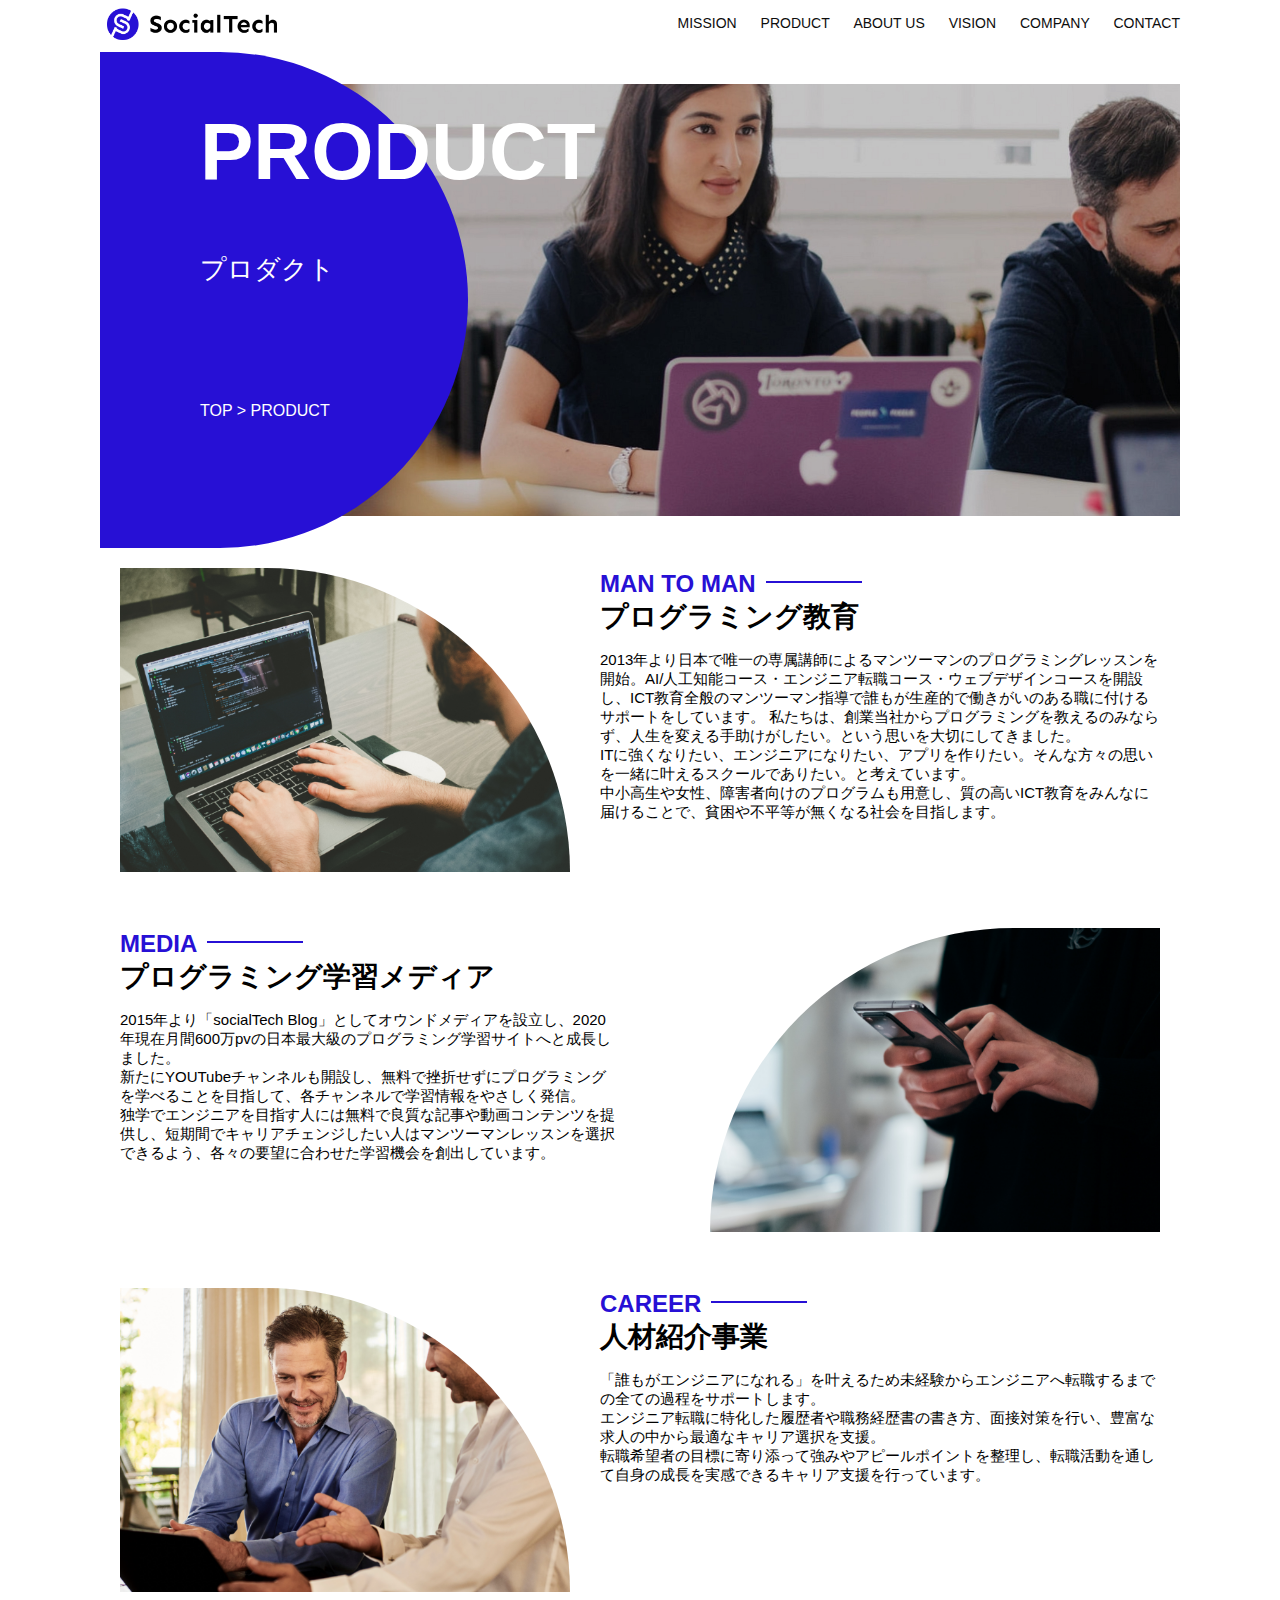
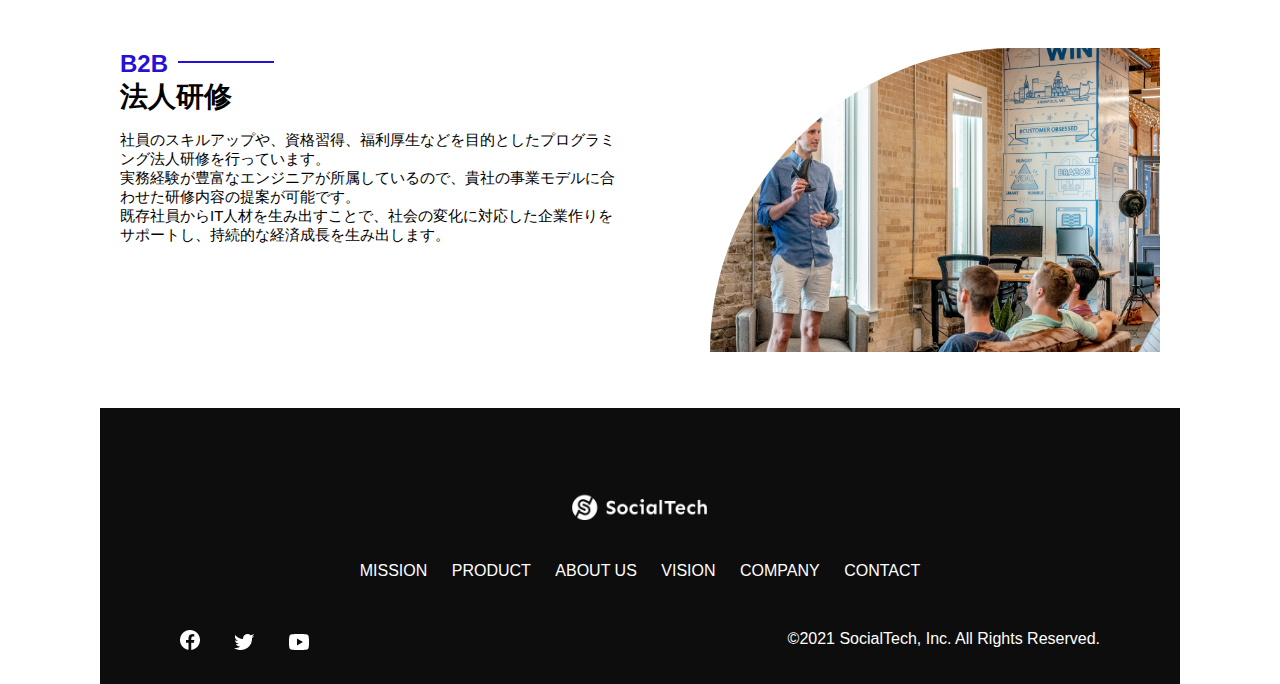
<file: product.html>
<!DOCTYPE html>
  <html>
  <head>
    <title>SocialTech -PRODUCT プロダクト-</title>
    <meta charset="UTF-8">
    <meta name="description" content="SocialTechの4つのプロダクトを紹介します">
    <meta name="viewport" content="width=device-width, initial-scale=1.0">
    <link rel="stylesheet" href="style.css">
  </head>
  
  <body>
    <!-- ヘッダー -->
    <header>
      <!-- ロゴ -->
      <a href="index.html" id="logo"><img src="images/logo.png" alt="トップページに戻る"></a>
  
      <!-- PC用ナビゲーション -->
      <nav id="nav-pc">
        <a href="mission.html">MISSION</a>
        <a href="product.html">PRODUCT</a>
        <a href="index.html#aboutus">ABOUT US</a>
        <a href="index.html#vision">VISION</a>
        <a href="index.html#company">COMPANY</a>
        <a href="index.html#contact">CONTACT</a>
      </nav>
  
      <!-- スマホ用メニューボタン -->
      <img id="menu-sp" src="images/button-menu.png" alt="ナビゲーションを開く" onclick="document.getElementById('nav-sp').style.display = 'block'">
  
      <!-- スマホ用ナビゲーション -->
      <nav id="nav-sp">
        <img id="close" src="images/button-close.png" alt="ナビゲーションを閉じる" onclick="document.getElementById('nav-sp').style.display = 'none'">
        <a id="logo-sp" href="index.html" onclick="document.getElementById('nav-sp').style.display = 'none'"><img
            src="images/logo-sp.png" alt="トップページに戻る"></a>
        <a class="menu" href="mission.html" onclick="document.getElementById('nav-sp').style.display = 'none'">MISSION</a>
        <a class="menu" href="product.html" onclick="document.getElementById('nav-sp').style.display = 'none'">PRODUCT</a>
        <a class="menu" href="index.html#aboutus" onclick="document.getElementById('nav-sp').style.display = 'none'">ABOUT
          US</a>
        <a class="menu" href="index.html#vision"
          onclick="document.getElementById('nav-sp').style.display = 'none'">VISION</a>
        <a class="menu" href="index.html#company"
          onclick="document.getElementById('nav-sp').style.display = 'none'">COMPANY</a>
        <a class="menu" href="index.html#contact"
          onclick="document.getElementById('nav-sp').style.display = 'none'">CONTACT</a>
        <div id="sns">
          <a href="https://www.facebook.com/sejuku2013"><img src="images/button-facebook.png" alt="Facebookのリンク"></a>
          <a href="https://twitter.com/samuraijuku"><img src="images/button-twitter.png" alt="Twitterのリンク"></a>
          <a href="https://www.youtube.com/channel/UCCFOQO5aDK0xXam4cUQXT8g"><img src="images/button-youtube.png" alt="YouTubeのリンク"></a>
        </div>
      </nav>
    </header>
    <main>
      <article>
        <section id="product-main">
         <div id="product-title">
           <h1>PRODUCT</h1>
           <span>プロダクト</span>
           <div>TOP > PRODUCT</div>
         </div>
        </section>
        <section class="product-section1">
          <img src="images/product/product-mantoman.png" alt="pcでコードを書く男性">
          <div>
            <h2 class="product-h2">MAN TO MAN</h2>
            <h3 class="product-h3">プログラミング教育</h3>
            <p>
              2013年より日本で唯一の専属講師によるマンツーマンのプログラミングレッスンを開始。AI/人工知能コース・エンジニア転職コース・ウェブデザインコースを開設し、ICT教育全般のマンツーマン指導で誰もが生産的で働きがいのある職に付けるサポートをしています。
              私たちは、創業当社からプログラミングを教えるのみならず、人生を変える手助けがしたい。という思いを大切にしてきました。<br>ITに強くなりたい、エンジニアになりたい、アプリを作りたい。そんな方々の思いを一緒に叶えるスクールでありたい。と考えています。<br>中小高生や女性、障害者向けのプログラムも用意し、質の高いICT教育をみんなに届けることで、貧困や不平等が無くなる社会を目指します。
            </p>
          </div>
        </section>
        <section class="product-section2">
          <div>
            <h2 class="product-h2">MEDIA</h2>
            <h3 class="product-h3">プログラミング学習メディア</h3>
            <p>2015年より「socialTech
              Blog」としてオウンドメディアを設立し、2020年現在月間600万pvの日本最大級のプログラミング学習サイトへと成長しました。<br>新たにYOUTubeチャンネルも開設し、無料で挫折せずにプログラミングを学べることを目指して、各チャンネルで学習情報をやさしく発信。<br>独学でエンジニアを目指す人には無料で良質な記事や動画コンテンツを提供し、短期間でキャリアチェンジしたい人はマンツーマンレッスンを選択できるよう、各々の要望に合わせた学習機会を創出しています。
            </p>
          </div>
          <img src="images/product/product-media.png" alt="スマートフォンを操作する人">
        </section>
        <section class="product-section1">
          <img src="images/product/product-career.png" alt="笑顔で話し合う2人の男性">
          <div>
            <h2 class="product-h2">CAREER</h2>
            <h3 class="product-h3">人材紹介事業</h3>
            <p>
              「誰もがエンジニアになれる」を叶えるため未経験からエンジニアへ転職するまでの全ての過程をサポートします。<br>エンジニア転職に特化した履歴者や職務経歴書の書き方、面接対策を行い、豊富な求人の中から最適なキャリア選択を支援。<br>転職希望者の目標に寄り添って強みやアピールポイントを整理し、転職活動を通して自身の成長を実感できるキャリア支援を行っています。<br>
            </p>
          </div>
        </section>
        <section class="product-section2">
          <div>
            <h2 class="product-h2">B2B</h2>
            <h3 class="product-h3">法人研修</h3>
            <p>
              社員のスキルアップや、資格習得、福利厚生などを目的としたプログラミング法人研修を行っています。<br>実務経験が豊富なエンジニアが所属しているので、貴社の事業モデルに合わせた研修内容の提案が可能です。<br>既存社員からIT人材を生み出すことで、社会の変化に対応した企業作りをサポートし、持続的な経済成長を生み出します。
            </p>
          </div>
          <img src="images/product/product-b2b.png" alt="講演中の男性とそれを聴く人々">
        </section>
      </article>
      <footer>
        <div id="footer-logo">
          <img src="images/logo-sp.png" alt="SocialTech">
        </div>
        <div id="footer-link">
          <a href="mission.html">MISSION</a>
          <a href="product.html">PRODUCT</a>
          <a href="index.html#aboutus">ABOUT US</a>
          <a href="index.html#vision">VISION</a>
          <a href="index.html#company">COMPANY</a>
          <a href="index.html#contact">CONTACT</a>
        </div>
        <div id="sns-footer">
          <a href="https://www.facebook.com/sejuku2013"><img src="images/button-facebook.png" alt="Facebookのリンク"></a>
          <a href="https://twitter.com/samuraijuku"><img src="images/button-twitter.png" alt="Twitterのリンク"></a>
          <a href="https://www.youtube.com/channel/UCCFOQO5aDK0xXam4cUQXT8g"><img src="images/button-youtube.png" alt="YouTubeのリンク"></a>
          <span id="copyright">&copy;2021 SocialTech, Inc. All Rights Reserved. </span>
        </div>
      </footer>
    </main>
  </body>
  
  </html>
</file>
<file: style.css>
body {
    font-family: "Source Sans Pro", "Hiragino Kaku Gothic ProN", Meiryo, Arial, sans-serif;
  }
  
  p {
    font-size: 15px;
  }


  @media screen and (min-width: 768px) {

    /* 横幅設定 */
    body {
      max-width: 1080px;
      min-width: 960px;
      margin: 0 auto 0 auto;
    }
    
    /* ヘッダー */
    header {
      display: flex;
      justify-content: space-between;
    }


    /* ナビゲーションのレイアウト */
  #nav-pc {
    font-size: 14px;
    padding-top: 15px;
  }
  
  /* ナビゲーションのリンクの装飾設定 */
  #nav-pc > a {
    text-decoration: none;
    margin-left: 20px;
  }
  #nav-pc > a:link {
    color: #0d0d0d;
  }
  #nav-pc > a:visited {
    color: #0d0d0d;
  }
  #nav-pc > a:hover {
    color: #0d0d0d;
    text-decoration: underline;
  }
  #nav-pc > a:active {
    color: #0d0d0d;
  }

  /* スマホ用ナビを非表示*/
  #nav-sp,   
  #menu-sp {
    display: none;
  }
  
  /* メインビジュアル*/
  #main-visual {
     position: relative;
     height: 400px;
  }

  #main-message {
    position: absolute;
    top: 0;
    left: 0;
    background-color: #2710d5;
    color: #ffffff;
    border-radius: 0 0 476px 0;
    max-width: 620px;
    height: 100%;
    width: 100%;
    z-index: 11;
  }

  #main-message > h1 {
    font-size: 60px;
    font-weight: bold;
    margin: 100px 0 0 50px;
  }

  #main-message > p {
    font-size: 28px;
    margin: 0 0 0 50px;
  }

  #main-visual > img {
    max-width: 620px;
    border-radius: 476px 0 0 0;
    position: absolute;
    top: 0;
    right: 0;
    z-index: 10;
  }


  /* 見出し */
  h2{
    margin: 40px 0 0 0;
  }

h2::after {
  content: url(images/line.png);
  margin-left: 10px;
}

h3 {
  font-size: 27px;
}


/* ミッション */
#mission {
  margin: 80px auto 80px auto;
  width: 100%;
}

#mission-flex {
  width: 100%;
  display: flex;
}


#mission-flex > div {
  width: 50%;
  margin: 20px;
}

#mission-photo {
  width: 100%;
}

#s2dgs {
  margin-top: 50px;
  width: 100%;
}


/*プロダクト*/
#product {
  background-color: #fafafa;
  margin: 80px 0 80px 0;
  padding: 10px 40px opx 40px;
}


/*外枠*/
#product > div {
  margin-top: 40px;
  display: flex;
}


/*左のカラム*/
#product-left {
  width: 50%;
  margin-right: 20px;
}


/*右のカラム*/
#product-right {
  width: 50%;
  margin-left: 20%;
  margin-top: 80px;
}


/*画像＋説明の枠*/
#product-left > div {
  position: relative;
  height: 480px;
  margin-right: 20px;
}

#product-right > div {
  position: relative;
  height: 480px;
  margin-left: 20px;
}


/*画像*/
.product-photo {
  width: 100%;
}


/*説明文の枠*/
.product-explain {
  background-color: #ffffff;
  position: absolute;
  left: 0;
  top: 280px;
  margin: 0 40px 0 40px;
  padding: 20px;
  box-shadow: 5px 5px 10px rgba(0, 0, 0, 0.05); 
}


/*説明文の英語*/
.product-explain > span {
  color: #2710d5;
  font-weight: bold;
  font-size: 16px;
  margin: 0;
}


/*説明文の見出し*/
.product-explain > h3 {
  font-size: 20px;
  margin: 5px 0 5px 0;
}


/*説明文*/
.product-explain > p {
  font-size: 14px;
  margin: 0;
}


/*「もっとみる」ボタン*/
#product-more {
  margin: 0 auto -42px auto;
}


/* ABOUT US */
#aboutus {
  margin: 80px auto 80px auto;
}


/* 3つの組織文化と画像を入れる枠*/
#aboutus > div {
  display: flex;
}


/* 画像　*/
.culture-img {
  width: 100%;
  align-self: flex-start;
}


.culture-img2 {
  margin-top: 50px;
  width: 100%;
}


/* 3つの組織文化の表 */
.culture-table {
  margin-right: 50px;
}


/* 番号 */
.culture-num {
  font-size: 80px;
  color: #2710d5;
  margin: 0 20px 0 0;
}


/* 組織文化英語 */
.culture-en {
  color: #2710d5;
  font-weight: bold;
  font-size: 24px;
  display: block;
}


/* 組織文化日本語 */
.culture-jp {
  font-size: 28px;
  font-weight: bold;
}


/* 説明文 */
.culture-description {
  margin: 0;
}


/* ビジョン */
#vision {
margin: 80px auto 80px auto;
}

/* セクション内の外枠 */
#vision > div {
  width: 100%;
  display: flex;
  justify-content: space-between;
  flex-wrap: wrap;
}


/* 7つの行動方針の枠 */
.vision-box {
  width: 300px;
  height: 300px;
  margin-bottom: 30px;
  position: relative;
}


.vision-box > img {
  width: 100%;
  height: auto;
  position: absolute;
  top: 0;
  left: 0;
  z-index: 30;
}


.vision-box > span{
  position: absolute;
  top: 0;
  left: 0;
  z-index: 31;
  margin-right: 20px;
}


.vision-box > span > h4 {
  color: #2710d5;
  font-size: 19px;
  margin: 80px 0 0 0;
}


.vision-box > span > h4::first-letter{
  font-size: 40px;
}


.vision-box > span > h5 {
  font-size: 20px;
  margin: 10px 0 0 0;
}


.vision-box > span > p {
  margin: 10px 0 0 0;
}


/* 会社概要 */
#company {
  margin: 80px auto 80px auto;
}


#company-table {
  width: 100%;
}

.tableheader {
  text-align: left;
  padding: 20px;
  border-bottom-color: #2710d5;
  border-bottom-width: 1px;
  border-bottom-style: solid;
  width: 100px;
}

.tableheader-first {
  text-align: left;
  padding: 20px;
  border-bottom-color: #2710d5;
  border-bottom-width: 1px;
  border-bottom-style: solid;
  border-top-color: #2710d5;
  border-top-width: 1px;
  border-top-style: solid;
  width: 100px;
}

.cell {
  padding: 30px;
  border-bottom-color: #ececec;
  border-bottom-width: 1px;
  border-bottom-style: solid;
}

.cell-first {
  padding: 30px;
  border-bottom-color: #ececec;
  border-bottom-width: 1px;
  border-bottom-style: solid;
  border-top-color: #ececec;
  border-top-width: 1px;
  border-top-style: solid;
}


#company > iframe {
  width: 100%;
  height: 368px;
  margin-top: 40px;
}


/* お問い合わせ */
#contact > form > div {
  margin: 80px auto 80px auto;
}

/* 外枠 */
#contact > form > div {
  display: flex;
  flex-direction: row;
  flex-wrap: wrap;
  padding-bottom: 30px;
}


/* 左側の見出し */
.contact-heading {
  width: 240px;
  align-self: center;
}

/* 見出しのラベル*/
.contact-label {
  font-weight: bold;
}

/* 必須 */
.contact-span {
  color: #ce2222;
  margin: 0 0 0 20px;
  font-weight: bold;
}

/* テキストボックス */
.contact-textbox {
  border-top: 0;
  border-left: 0;
  border-right: 0;
  border-bottom-width: 1px;
  border-bottom-color: #707070;
  border-bottom-style: solid;
  background-color: #fafafa;
  width: 400px;
  height: 56px;
}

/* お問い合わせ内容のテキストエリア */
.contact-textarea {
  border-top: 0;
  border-left: 0;
  border-right: 0;
  border-bottom-width: 1px;
  border-bottom-color: #707070;
  border-bottom-style: solid;
  background-color: #fafafa;
  width: 400px;
  height: 200px;
}

/* 個人情報の取り扱い */
details  {
  width: 700px;
}

details >div {
  background-color: #fafafa;
  padding: 20px;
}

details > div >span {
  font-weight: bold;
}

/* フッター*/
footer {
  background-color: #0d0d0d;
  text-align: center;
  padding: 80px 80px 30px 80px;
}

#footer-logo {
  margin-bottom: 30px;
}


#footer-link {
  margin-bottom: 50px;
}

#footer-link > a {
  text-decoration: none;
  margin: 10px;
}

#footer-link > a:link {
  color: #ffffff;
}

#footer-link a:visited {
  color: #ffffff;
}

#footer-link a:hover {
  color: #ffffff;
  text-decoration: underline;
}


#fotter-link > a:active {
  color: #ffffff;
}


#sns-footer {
  text-align: left;
  width: 100%;
}

#sns-footer > a {
  margin-right: 30px;
}


#copyright {
  color: #ffffff;
  float: right;
}

/* mission.html用スタイル */
/* ミッション用のメインビジュアル */
#mission-main {
  height: 496px;
  width: 100%;
  background-image: url("images/mission/mission-main.png");
  background-repeat: no-repeat;
  background-position-y: center;
}

#mission-title {
  background-color: #2710d5;
  width: 368px;
  color: #ffffff;
  height: 496px;
  border-radius: 0 248px 248px 0;
  position: relative;
}

#mission-title > h1 {
  position: absolute;
  top: 0;
  left: 100px;
  font-size: 80px;
}

#mission-title > span {
  position: absolute;
  top: 200px;
  left: 100px;
  font-size: 26px;
}

#mission-title > div {
  position: absolute;
  top: 350px;
  left: 100px;
  font-size: 16px;
}

#mission-s2dgs {
  width: 100%;
  margin: 20px;
}

.mission-h2 {
  color: #2710d5;
  font-size: 40px;
}

.mission-h2::after {
  content: none;
}

#mission-5goals {
  margin: 20px;
  display: flex;
}

#mission-5goals > div {
  flex-grow: 1;
  padding: 20px;
}

#mission-5goals > div > div {
  margin-bottom: 40px;
}

.fivegoals-image-right {
  float: right;
  margin: 20px;
}

.fivegoals-image-left {
  float: left;
  margin: 20px;
}

.fivegoals-number {
  color: #2710d5;
  font-size: 48px;
  margin: 0;
}

.fivegoals-h3 {
  font-size: 28px;
  margin: 0;
}

.fivegoals-p {
  margin: 0;
}

/* プロダクトページ */
#product-main {
  height: 496px;
  width: 100%;
  background-image: url("images/product/product-main.png");
  background-repeat: no-repeat;
  background-position-y: center;
}

#product-title {
  background-color: #2710d5;
  width: 368px;
  color: #ffffff;
  height: 496px;
  border-radius: 0 248px 248px 0;
  position: relative;
}

#product-title > h1 {
  position: absolute;
  top: 0;
  left: 100px;
  font-size: 80px;
}

#product-title > span {
  position: absolute;
  top: 200px;
  left: 100px;
  font-size: 26px;
}

#product-title > div {
  position: absolute;
  top: 350px;
  left: 100px;
  font-size: 16px;
}

/* セクション1 */
.product-section1 {
  position: relative;
  margin: 20px;
  height: 340px;
}

.product-section1 > img {
  position: absolute;
  top: 0;
  left: 0;
  width: 450px;
  margin: 0 40px 30px 0;
  border-radius: 0 432px 0 0;
}

.product-section1 > div {
  position: absolute;
  top: 0;
  left: 480px;
}

/* セクション2 */
.product-section2 {
  position: relative;
  margin: 20px;
  height: 340px;
}

.product-section2 > img {
  position: absolute;
  top: 0;
  right: 0;
  width: 450px;
  margin: 0 0 30px 40px;
  border-radius: 432px 0 0 0;
}

.product-section2 >  div {
  width: 500px;
  position: absolute;
  top: 0;
  left: 0;
}

.product-h2 {
  color: #2710d5;
  font-size: 24px;
  margin: 0;
}

.product-h3 {
  font-size: 28px;
  margin: 0;
}
  }

  @media screen and (max-width: 767px) {
    body {
      min-width: 375px;
      margin: 0;
    }

    /* pc用ナビゲーション非表示 */
    #nav-pc {
      display: none;
    }

    /* ハンバーガーメニュー */
    #menu-sp {
      float: right;
      padding: 0;
    }

    #nav-sp {
      background-color: #2710d5;
      position: absolute;
      left: 0;
      top: 0;
      height: 100%;
      width: 100%;
      display: none;
      z-index: 100;
    }

    /* ×ボタン */
    #close {
      position: absolute;
      top: 20px;
      right: 20px;
    }

    /* ナビゲーションメニュー用ロゴ */
    #logo-sp {
      margin: 80px 0 30px 20px;
    }

    /* ナビゲーションのリンクの装飾設定 */
    #nav-sp > a {
      display: block;
    }

    #nav-sp > a:link {
      color: #ffffff;
    }

    #nav-sp > a:visited {
      color: #ffffff;
    }

    #nav-sp > a:hover {
      color: #ffffff;
      text-decoration: underline;
    }

    #nav-sp > a:active {
      color: #ffffff;
    }

    #nav-sp > .menu {
      text-decoration: none;
      display: block;
      margin: 0 20px 0 20px;
      height: 44px;
      font-size: 16px;
      background-image: url("images/arrow.png");
      background-repeat: no-repeat;
      background-position: right top;
    }

    #sns {
      position: absolute;
      bottom: 20px;
      left: 20px;
    }

    #sns > a {
      margin-right: 30px;
    }
  


  /* メインビジュアル */
  #main-visual {
    position: relative;
    height: 470px;
    width: 100%;
    overflow: hidden;
  }

  #main-visual > div {
    position: absolute;
    top: 0;
    left: 0;
    background-color: #2710d5;
    color: white;
    border-radius: 0 0 476px 0;
    text-align: center;
    height: 280px;
    width: 100%;
    z-index: 11;
  }

  #main-visual > div > h1 {
    font-size: 28px;
    margin: 90px 0 0 0;
  }

  #main-visual > div > p {
    margin: 0;
  }

  #main-visual > img {
    width: 100%;
    border-radius: 476px 0 0 0;
    z-index: 10;
    position: absolute;
    bottom: 0;
    right: 0;
  }


  /* 見出し */
  h2::after {
    content: url(images/line.png);
    margin-left: 10px;
  }

  h3 {
    font-size: 24px;
    margin: 10px 0 0 0;
  }

  /* ミッション */
  #mission {
    margin: 20px;
  }

  #mission-photo {
    width: 100%;
  }

  #s2dgs {
    width: 100%;
  }

  /* プロダクト */
  #product {
    background-color: #fafafa;
    padding-top: 10px;
    margin: 80px auto 0px auto;
    max-width: 980px;
  }

  #pproduct  h2 {
    margin-left: 20px;
  }

  /* 外枠 */
  /* 左右のカラム　スマホでは縦並び */
  #product-left,
  #product-right {
    margin-right: 20px;
    margin-left: 20px;
  }

  /* 画像＋説明の枠 */
  #product-left > div,
  #product-right > div {
    position: relative;
    height: 540px;
  }

  /* 説明文の枠 */
  .product-explain {
    background-color: #ffffff;
    position: absolute;
    left: 0;
    bottom: 50px;
    padding: 20px;
    box-shadow: 5px 5px 10px rgba(0, 0, 0, 0.05);
  }


  .product-explain > span {
    color: #2710d5;
    font-weight: bold;
    font-size: 16px;
    margin: 0px;
  }

  .product-explain > h3 {
    margin: 10px 0 10px 0;
  }

  /* 画像 */
  .product-photo {
    width: 100%;
  }

  #product-more >  img {
    margin: 0 0 -42px 20px;
  }


  /* ABOUT US */
  #aboutus {
    margin: 80px 20px 80px 20px;
  }

  #aboutus > div {
    display: flex;
    flex-direction: column;
  }

  .culture-table {
    width: 100%;
    padding-right: 20px;
    order: 2;
  }

  .culture-img {
    width: 100%;
    order: 1;
  }

  .culture-img2 {
    width: 100%;
  }


  .culture-num {
    font-size: 80px;
    color: #2710d5;
  }

  .culture-en {
    color: #2710d5;
    font-weight: bold;
    font-size: 24px;
    display: block;
  }

  .culture-jp {
    display: block;
  }

  .culture-description {
    margin: 0;
  }


  /* ビジョン */
  #vision {
    margin: 80px 20px 80px 20px;
  }

  .vision-box {
    width: 300px;
    height: 300px;
    margin-bottom: 30px;
    position: relative;
  }

  .vision-box > img {
    width: 100%;
    height: auto;
    position: absolute;
    top: 0;
    left: 0;
    z-index: 30;
  }

  .vision-box > span {
    position: absolute;
    top: 0;
    left: 0;
    z-index: 31;
    margin-right: 20px;
  }

  .vision-box > span > h4 {
    color: #2710d5;
    font-size: 19px;
    margin: 60px 0 0 0;
  }

  .vision-box > span > h5 {
    font-size: 20px;
    margin: 0 0 0 0;
  }

  .vision-box > span > p {
    margin: 10px 0 0 0;
  }


  /* 会社概要 */
  #company {
    margin: 0 20px 0 20px;
  }
  #company > h3 {
    margin-bottom: 20px;
  }


  #company > table {
    width: 100%;
  }

  .tableheader-first {
    text-align: left;
    padding: 20px;
    border-bottom-color: #2710d5;
    border-bottom-width: 1px;
    border-bottom-style: solid;
    border-top-color: #2710d5;
    border-top-width: 1px;
    border-top-style: solid;
    width: 50px;
  }

  .tableheader {
    text-align: left;
    padding: 20px;
    border-bottom-color: #2710d5;
    border-bottom-width: 1px;
    border-bottom-style: solid;
    width: 50px;
  }

  .cell {
    padding: 20px;
    border-bottom-color: #ececec;
    border-bottom-width: 1px;
    border-bottom-style: solid;
  }

  .cell-first {
    padding: 20px;
    border-bottom-color: #ececec;
    border-bottom-width: 1px;
    border-bottom-style: solid;
    border-top-color: #ececec;
    border-top-width: 1px;
    border-top-style: solid;
  }

  #company > iframe {
    width: 100%;
    height: 240px;
    margin: 40px 0 0 0;
  }

  /* お問い合わせ */
  #contact {
    margin: 80px 20px 80px 20px;
  }

  #contact > h3 {
    margin-bottom: 20px;
  }

  #contact > form > div {
    margin-bottom: 20px;
  }

  .contact-heading {
    margin-bottom: 20px;
  }


  /* ラベル */
  .contact-label {
    font-weight: bold;
  }

  /* 必須 */
  .contact-span {
    color: #ce2222;
    margin: 0 0 0 20px;
    font-weight: bold;
  }

  .contact-textbox {
    height: 56px;
    border-top: 0;
    border-left: 0;
    border-right: 0;
    background-color: #fafafa;
    border-bottom-color: #707070;
    border-bottom-width: 1px;
    border-style: solid;
    min-width: 300px;
    width: 100%;
  }

  .contact-textarea {
    height: 150px;
    border-top: 0;
    border-left: 0;
    border-right: 0;
    background-color: #fafafa;
    width: 100%;
  }

  .radiobutton {
    margin-bottom: 20px;
  }

  .radiobutton + label::after {
    content: "\A";
    white-space: pre;
  }

  /* フッター */
  footer {
    background-color: #0d0d0d;
    padding: 30px 20px 50px 20px;
  }

  #footer-logo {
    margin-bottom: 30px;
  }

  #footer-link {
    margin-bottom: 50px;
  }

  #footer-link > a {
    text-decoration: none;
    margin: 0 20px 30px 0;
    display: block;
    background-image: url("images/arrow.png");
    background-repeat: no-repeat;
    background-position: right top;
  }

  #footer-link > a:link {
    color: #ffffff;
  }

  #footer-link > a:visited {
    color: #ffffff;
  } 

  #footer-link > a:hover {
    color: #ffffff;
    text-decoration: underline;
  }

  #footer-link > a:active {
    color: #ffffff;
  }

  #sns-footer > a {
    margin-right: 30px;
  }

  #copyright {
    font-size: 12px;
    display: block;
    margin-top: 30px;
    color: #ffffff;
  }

  /* mission.html用スタイル */
  /* ミッションのメインビジュアル */
  #mission-main {
    height: 256px;
    width: 100%;
    background-image: url(images/mission/mission-main.png);
    background-repeat: no-repeat;
    background-position-y: center;
    background-size: auto 208px;
  }

  #mission-title {
    background-color: #2710d5;
    width: 136px;
    color: #ffffff;
    height: 256px;
    border-radius: 0 248px 248px 0;
    position: relative;
  }

  #mission-title > h1 {
    position: absolute;
    top: 0;
    left: 20px;
    font-size: 40px;
  }

  #mission-title > span {
    position: absolute;
    top: 110px;
    left: 20px;
    font-size: 18px;
  }

  #mission-title > div {
    position: absolute;
    top: 180px;
    left: 20px;
    font-size: 13px;
  }

  /* ミッションページ s2dgsの設定 */
  #mission-s2dgs {
    margin: 20px;
  }

  .mission-h2 {
    color: #2710d5;
    font-size: 38px;
    margin: 0;
  }

  .mission-h2::after {
    content: none;
  }

  #mission-s2dgs > img {
    width: 100%;
  }

  /* ミッションページ 5Goalsの設定 */
  #mission-5goals {
    margin: 20px;
  }

  #mission-5goals > div > div {
    margin-bottom: 40px;
  }

  #s2dgs-image {
    width: 100%;
  }

  .fivegoals-image-right {
    margin: 20px auto 20px auto;
    display: block;
  }

  .fivegoals-image-left {
    margin: 20px auto 20px auto;
    display: block;
  }

  .fivegoals-number {
    color: #2710d5;
    font-size: 48px;
    margin: 0;
  }

  .fivegoals-h3 {
    font-size: 28px;
    margin: 0;
  }

  .fivegoals-p {
    margin: 0;
  }

/* プロダクトページ */
#product-main {
  height: 256px;
  width: 100%;
  background-image: url("images/product/product-main.png");
  background-repeat: no-repeat;
  background-position-y: center;
  background-size: auto 208px;
}

#product-title {
  background-color: #2710d5;
  width: 136px;
  color: #ffffff;
  height: 256px;
  border-radius: 0 248px 248px 0;
  position: relative;
}

#product-title > h1 {
  position: absolute;
  top: 0;
  left: 20px;
  font-size: 40px;
}

#product-title > span {
  position: absolute;
  top: 110px;
  left: 20px;
  font-size: 18px;
}

#product-title > div {
  position: absolute;
  top: 180px;
  left: 20px;
  font-size: 13px;
}

.product-section1 {
  margin: 20px;
}

.product-section1 > img {
  width: 100%;
  border-radius: 0 300px 0 0;
}

.product-section2 {
  margin: 20px;
  display: flex;
  flex-direction: column;
}

.product-section2 > img {
  order: 1;
  width: 100%;
  border-radius: 300px 0 0 0;
}

.product-section2 > div {
  order: 2;
}

.product-h2 {
  color: #2710d5;
  font-size: 24px;
  margin: 0;
}

.product-h3 {
  font-size: 28px;
  margin: 0;
}
}
</file>
